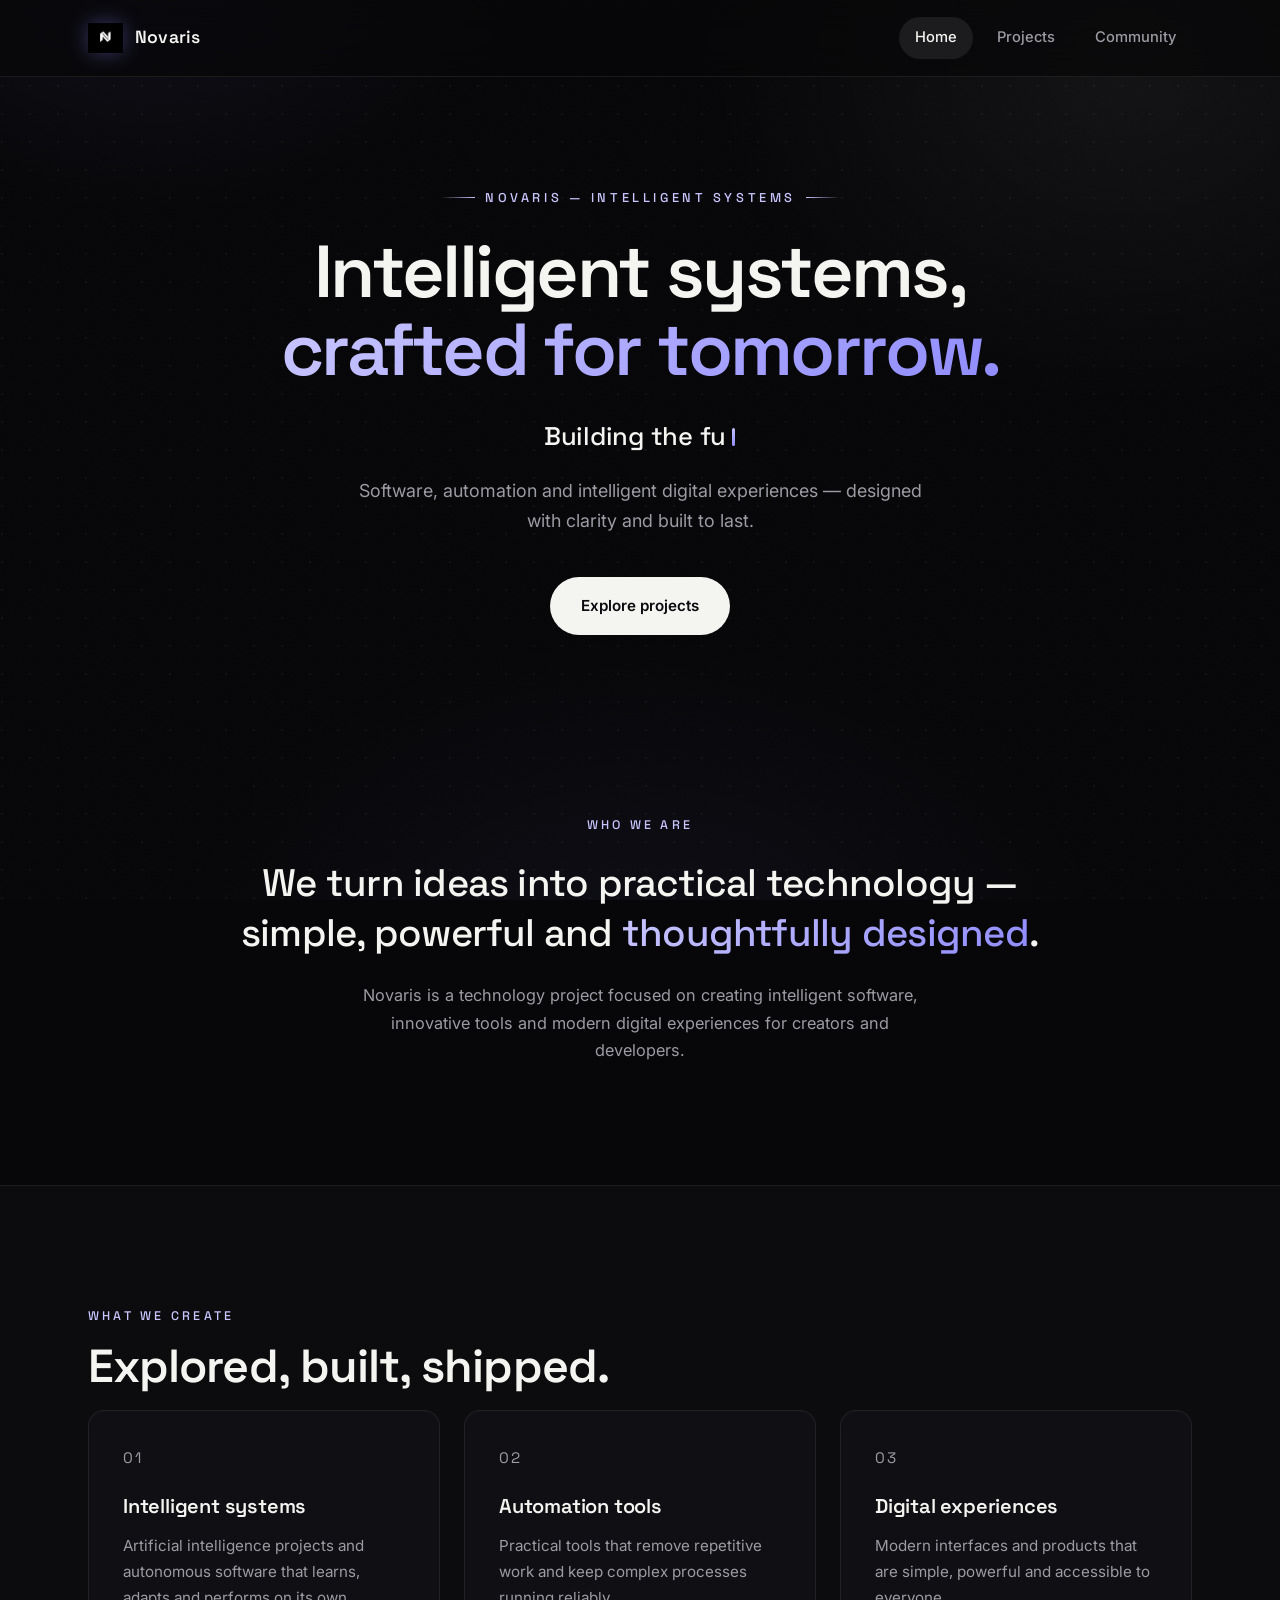
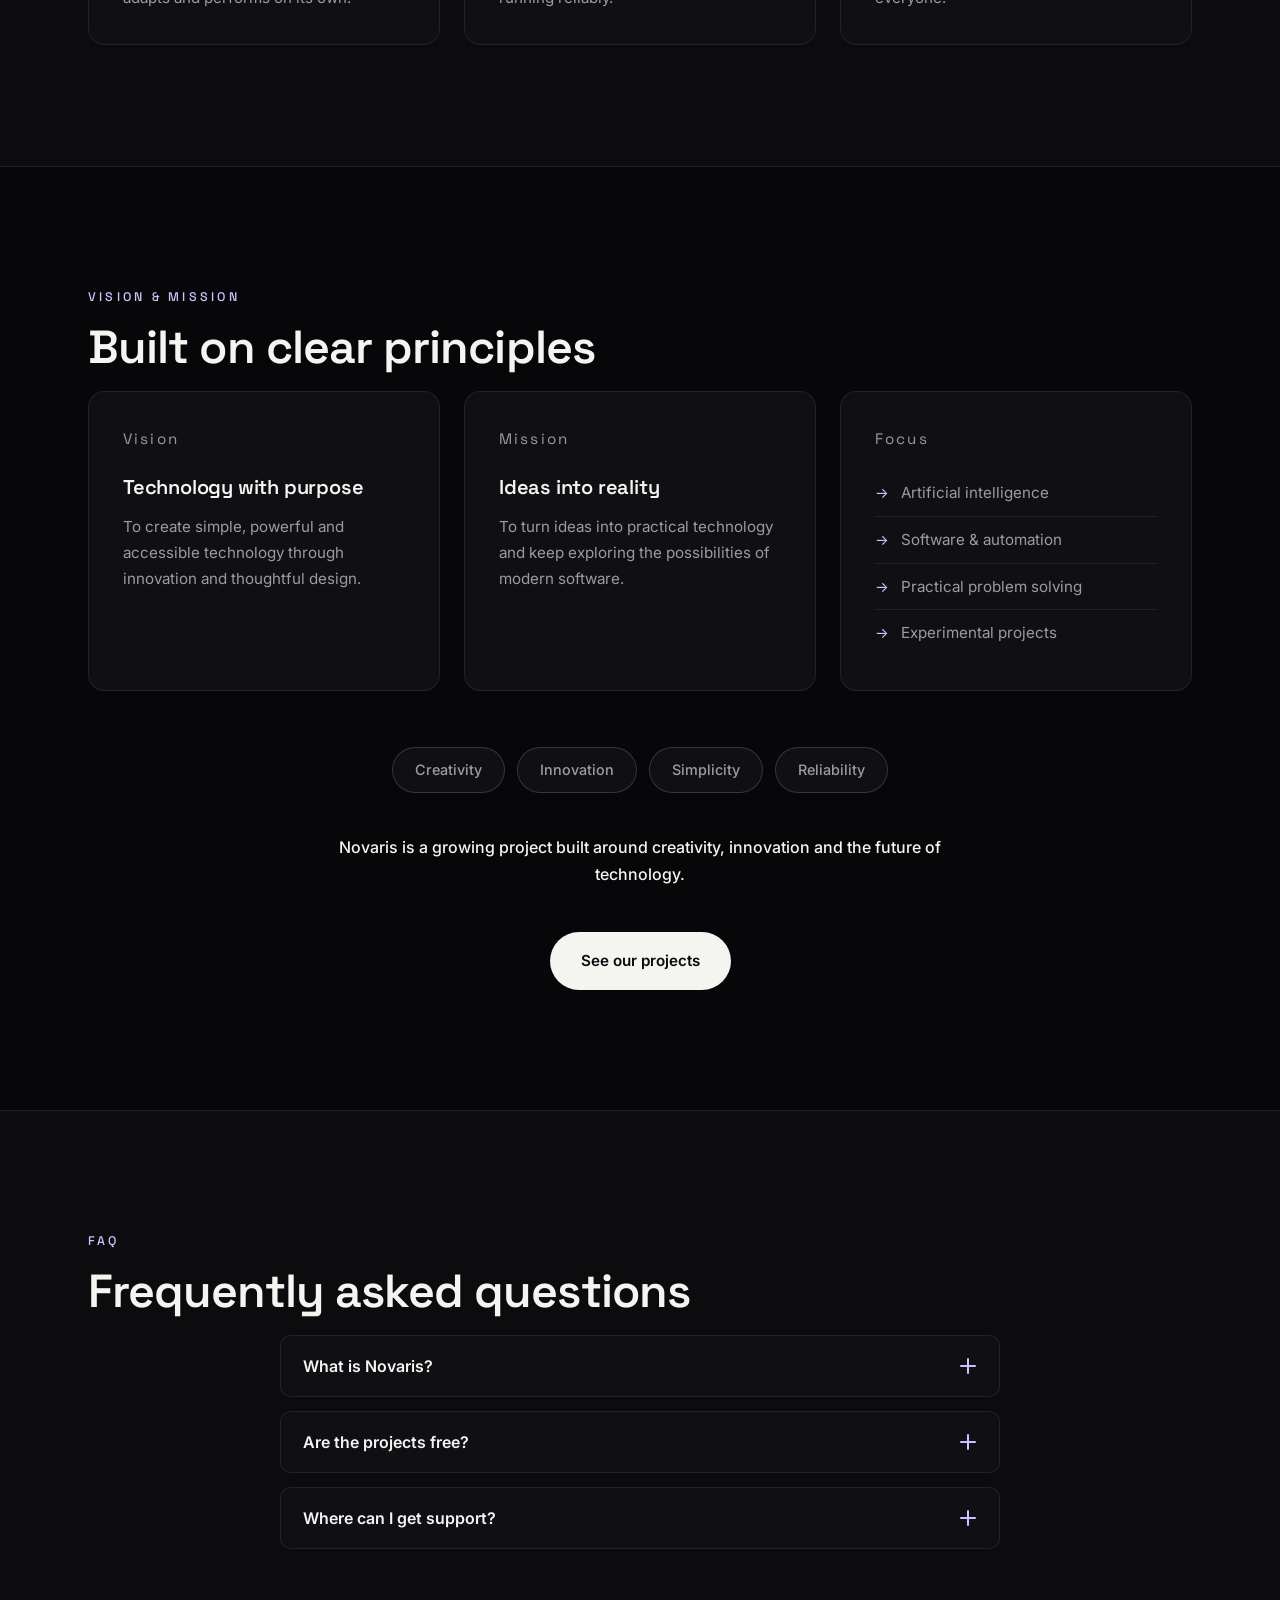
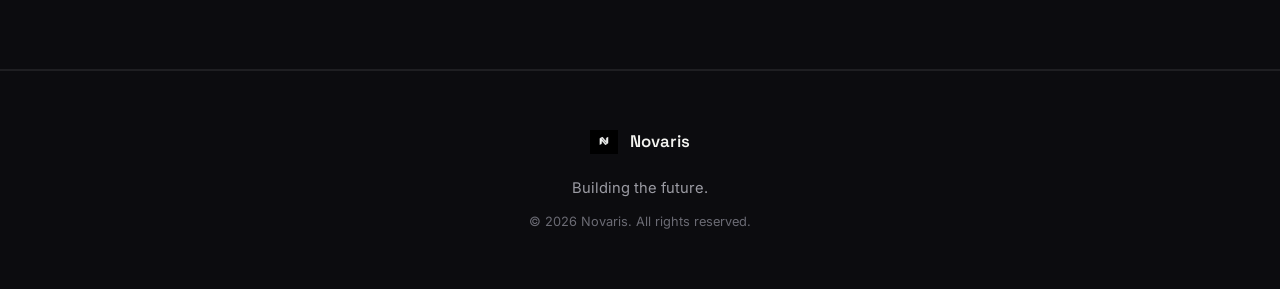
<file: index.html>
<!DOCTYPE html>
<html lang="en">
<head>
    <meta charset="UTF-8">
    <meta name="viewport" content="width=device-width, initial-scale=1.0">
    <title>Novaris — Intelligent Systems</title>
    <meta name="description" content="Novaris builds high-quality software, automation tools, and intelligent digital solutions. Building the future.">
    <link rel="icon" type="image/png" href="assets/logo.png">
    <link rel="preconnect" href="https://fonts.googleapis.com">
    <link rel="preconnect" href="https://fonts.gstatic.com" crossorigin>
    <link href="https://fonts.googleapis.com/css2?family=Inter:wght@300;400;500;600;700&family=Space+Grotesk:wght@400;500;600;700&display=swap" rel="stylesheet">
    <link rel="stylesheet" href="styles.css?v=15">
</head>
<body>

    <div class="page-bg" aria-hidden="true"></div>

    <header class="site-header">
        <nav class="nav container">
            <a href="index.html" class="nav-logo">
                <img src="assets/logo.png" alt="Novaris logo">
                <span>Novaris</span>
            </a>
            <button class="nav-toggle" aria-label="Menu" aria-expanded="false">
                <span></span>
                <span></span>
                <span></span>
            </button>
            <ul class="nav-links">
                <li><a href="index.html">Home</a></li>
                <li><a href="projects.html">Projects</a></li>
                <li><a href="community.html">Community</a></li>
            </ul>
        </nav>
    </header>

    <main>

        <!-- ============ HERO ============ -->
        <section class="hero">
            <div class="container hero-inner">
                <p class="hero-label reveal">Novaris — Intelligent Systems</p>
                <h1 class="hero-title reveal reveal-delay-1">
                    Intelligent systems, <span class="grad">crafted for tomorrow.</span>
                </h1>
                <div class="hero-type reveal reveal-delay-2">
                    <span class="hero-type-text" id="typewriter" aria-label="Animated tagline"></span><span class="type-cursor" aria-hidden="true"></span>
                </div>
                <p class="hero-tagline reveal reveal-delay-3">
                    Software, automation and intelligent digital experiences —
                    designed with clarity and built to last.
                </p>
                <div class="hero-actions reveal reveal-delay-3">
                    <a href="projects.html" class="btn btn-primary">Explore projects</a>
                </div>
            </div>
        </section>

        <!-- ============ STATEMENT ============ -->
        <section class="section statement">
            <div class="container">
                <p class="section-label reveal">Who we are</p>
                <p class="statement-text reveal reveal-delay-1">
                    We turn ideas into practical technology — simple, powerful and
                    <span class="grad">thoughtfully designed</span>.
                </p>
                <p class="statement-sub reveal reveal-delay-2">
                    Novaris is a technology project focused on creating intelligent software,
                    innovative tools and modern digital experiences for creators and developers.
                </p>
            </div>
        </section>

        <!-- ============ WHAT WE DO ============ -->
        <section class="section section-alt">
            <div class="container">
                <p class="section-label reveal">What we create</p>
                <h2 class="section-title reveal reveal-delay-1">Explored, built, shipped.</h2>
                <div class="about-grid">
                    <div class="about-block reveal reveal-delay-1">
                        <p class="about-num">01</p>
                        <h3>Intelligent systems</h3>
                        <p>
                            Artificial intelligence projects and autonomous software that
                            learns, adapts and performs on its own.
                        </p>
                    </div>
                    <div class="about-block reveal reveal-delay-2">
                        <p class="about-num">02</p>
                        <h3>Automation tools</h3>
                        <p>
                            Practical tools that remove repetitive work and keep complex
                            processes running reliably.
                        </p>
                    </div>
                    <div class="about-block reveal reveal-delay-3">
                        <p class="about-num">03</p>
                        <h3>Digital experiences</h3>
                        <p>
                            Modern interfaces and products that are simple, powerful and
                            accessible to everyone.
                        </p>
                    </div>
                </div>
            </div>
        </section>

        <!-- ============ VISION & VALUES ============ -->
        <section class="section">
            <div class="container">
                <p class="section-label reveal">Vision &amp; mission</p>
                <h2 class="section-title reveal reveal-delay-1">Built on clear principles</h2>
                <div class="about-grid">
                    <div class="about-block reveal reveal-delay-1">
                        <p class="about-num">Vision</p>
                        <h3>Technology with purpose</h3>
                        <p>
                            To create simple, powerful and accessible technology through
                            innovation and thoughtful design.
                        </p>
                    </div>
                    <div class="about-block reveal reveal-delay-2">
                        <p class="about-num">Mission</p>
                        <h3>Ideas into reality</h3>
                        <p>
                            To turn ideas into practical technology and keep exploring the
                            possibilities of modern software.
                        </p>
                    </div>
                    <div class="about-block reveal reveal-delay-3">
                        <p class="about-num">Focus</p>
                        <ul class="about-list">
                            <li>Artificial intelligence</li>
                            <li>Software &amp; automation</li>
                            <li>Practical problem solving</li>
                            <li>Experimental projects</li>
                        </ul>
                    </div>
                </div>

                <div class="values reveal">
                    <span class="value">Creativity</span>
                    <span class="value">Innovation</span>
                    <span class="value">Simplicity</span>
                    <span class="value">Reliability</span>
                </div>

                <p class="about-outro reveal">
                    Novaris is a growing project built around creativity, innovation and the
                    future of technology.
                </p>

                <div class="home-actions reveal" style="display:flex; justify-content:center; gap:14px; margin-top:44px; flex-wrap:wrap;">
                    <a href="projects.html" class="btn btn-primary">See our projects</a>
                </div>
            </div>
        </section>

        <!-- ============ FAQ ============ -->
        <section class="section section-alt">
            <div class="container">
                <p class="section-label reveal">FAQ</p>
                <h2 class="section-title reveal reveal-delay-1">Frequently asked questions</h2>
                <div class="faq-list">
                    <div class="faq-item reveal reveal-delay-1">
                        <button class="faq-q" aria-expanded="false">
                            <span>What is Novaris?</span>
                            <span class="faq-icon" aria-hidden="true"></span>
                        </button>
                        <div class="faq-a">
                            <p>
                                Novaris is a technology project focused on creating intelligent
                                software, automation tools and modern digital experiences.
                            </p>
                        </div>
                    </div>
                    <div class="faq-item reveal reveal-delay-2">
                        <button class="faq-q" aria-expanded="false">
                            <span>Are the projects free?</span>
                            <span class="faq-icon" aria-hidden="true"></span>
                        </button>
                        <div class="faq-a">
                            <p>
                                Yes. All projects published on the Projects page are free and
                                available for public download.
                            </p>
                        </div>
                    </div>
                    <div class="faq-item reveal reveal-delay-3">
                        <button class="faq-q" aria-expanded="false">
                            <span>Where can I get support?</span>
                            <span class="faq-icon" aria-hidden="true"></span>
                        </button>
                        <div class="faq-a">
                            <p>
                                Join our <a href="https://discord.gg/MXm9PwqFBa" target="_blank" rel="noopener">Discord community</a>.
                                You can ask questions, report issues and suggest ideas.
                            </p>
                        </div>
                    </div>
                </div>
            </div>
        </section>

    </main>

    <footer class="site-footer">
        <div class="container footer-inner">
            <div class="footer-brand">
                <img src="assets/logo.png" alt="Novaris logo">
                <span>Novaris</span>
            </div>
            <p class="footer-tag">Building the future.</p>
            <p class="footer-copy">© <span id="year"></span> Novaris. All rights reserved.</p>
        </div>
    </footer>

    <script src="script.js?v=17"></script>
</body>
</html>
</file>
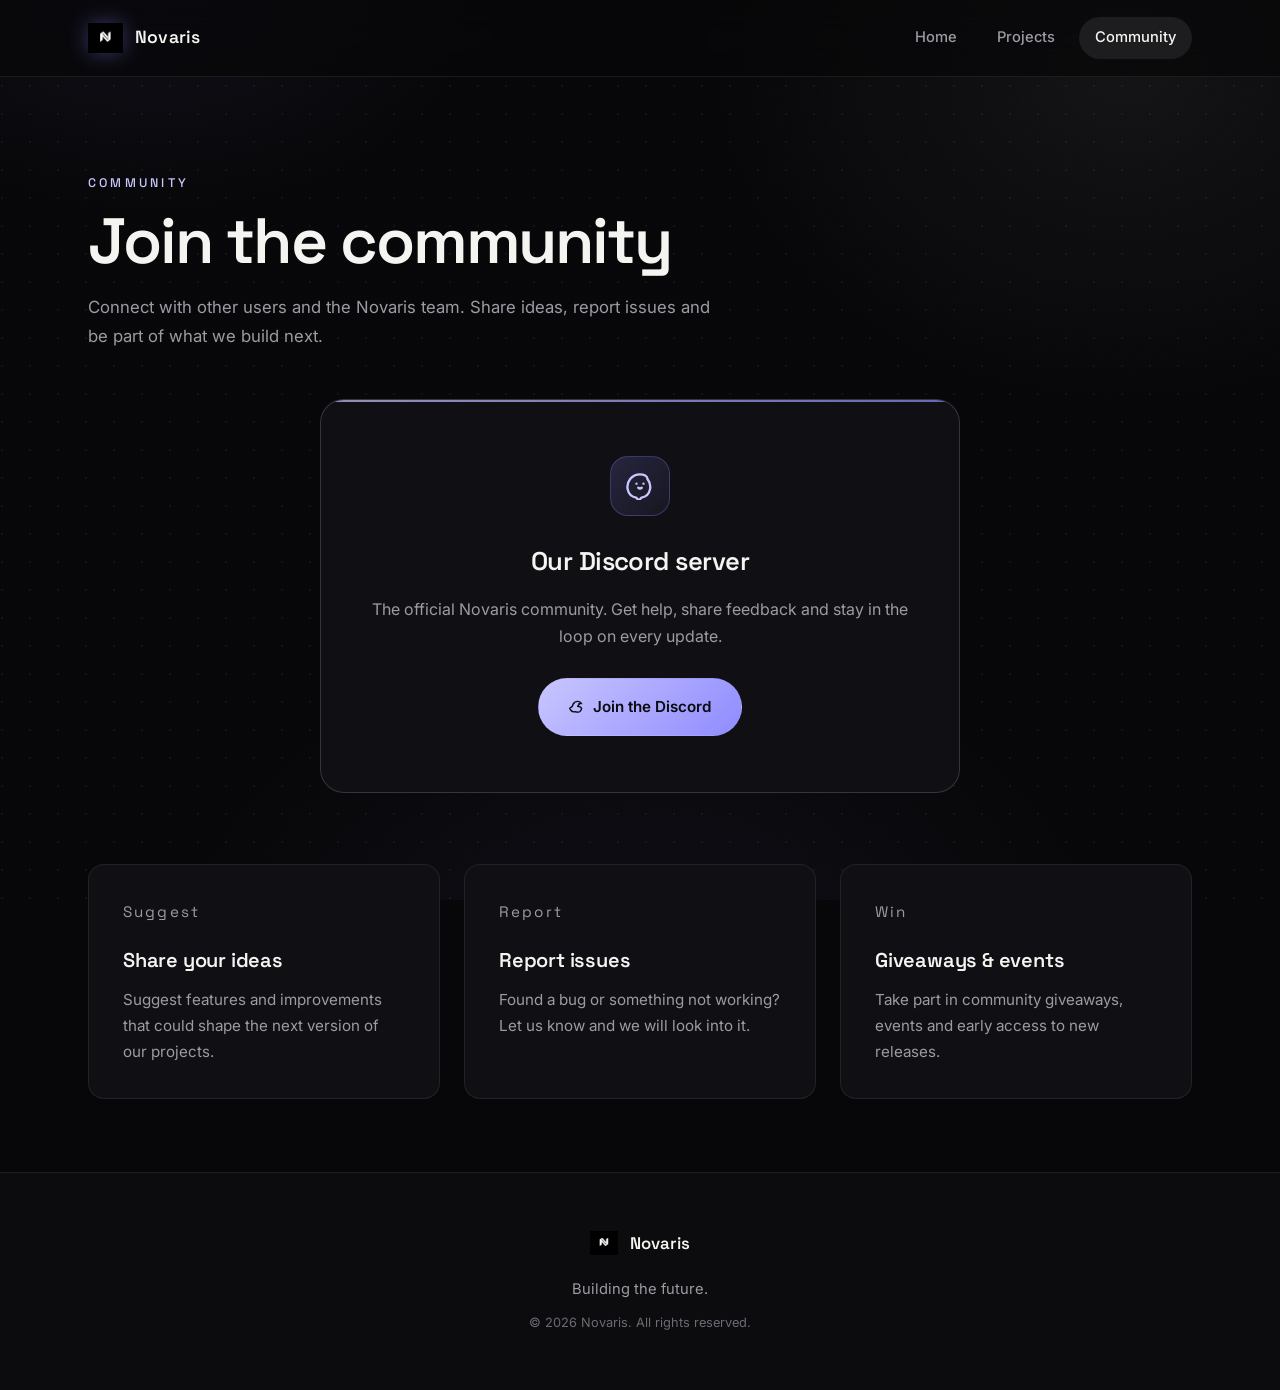
<file: community.html>
<!DOCTYPE html>
<html lang="en">
<head>
    <meta charset="UTF-8">
    <meta name="viewport" content="width=device-width, initial-scale=1.0">
    <title>Community — Novaris</title>
    <meta name="description" content="Join the Novaris community on Discord — give suggestions, report issues, join giveaways and stay up to date.">
    <link rel="icon" type="image/png" href="assets/logo.png">
    <link rel="preconnect" href="https://fonts.googleapis.com">
    <link rel="preconnect" href="https://fonts.gstatic.com" crossorigin>
    <link href="https://fonts.googleapis.com/css2?family=Inter:wght@300;400;500;600;700&family=Space+Grotesk:wght@400;500;600;700&display=swap" rel="stylesheet">
    <link rel="stylesheet" href="styles.css?v=15">
</head>
<body>

    <div class="page-bg" aria-hidden="true"></div>

    <header class="site-header">
        <nav class="nav container">
            <a href="index.html" class="nav-logo">
                <img src="assets/logo.png" alt="Novaris logo">
                <span>Novaris</span>
            </a>
            <button class="nav-toggle" aria-label="Menu" aria-expanded="false">
                <span></span>
                <span></span>
                <span></span>
            </button>
            <ul class="nav-links">
                <li><a href="index.html">Home</a></li>
                <li><a href="projects.html">Projects</a></li>
                <li><a href="community.html">Community</a></li>
            </ul>
        </nav>
    </header>

    <main>

        <section class="page-head">
            <div class="container">
                <p class="section-label reveal">Community</p>
                <h1 class="page-title reveal reveal-delay-1">Join the community</h1>
                <p class="section-intro reveal reveal-delay-2">
                    Connect with other users and the Novaris team. Share ideas, report issues
                    and be part of what we build next.
                </p>
            </div>
        </section>

        <section class="section section-tight" style="padding-top:0;">
            <div class="container">

                <div class="community-cta reveal">
                    <div class="community-cta-icon" aria-hidden="true">
                        <svg viewBox="0 0 24 24" fill="none" stroke="currentColor" stroke-width="2" stroke-linecap="round" stroke-linejoin="round"><path d="M12 2C8.7 2 5.6 3.5 3.6 6c-2 2.5-2.8 5.6-2.2 8.7.7 3.7 3.6 6.6 7.3 7.3l1.4 1.4c.5.5 1.3.5 1.8 0l1.4-1.4c3.7-.7 6.6-3.6 7.3-7.3.6-3.1-.2-6.2-2.2-8.7C18.4 3.5 15.3 2 12 2z"/><path d="M9 10h.01"/><path d="M15 10h.01"/><path d="M10.5 13.5c1 .8 2 .8 3 0"/></svg>
                    </div>
                    <h2 class="community-cta-title">Our Discord server</h2>
                    <p class="community-cta-text">
                        The official Novaris community. Get help, share feedback and stay
                        in the loop on every update.
                    </p>
                    <a href="https://discord.gg/MXm9PwqFBa" class="btn btn-accent" target="_blank" rel="noopener">
                        <svg viewBox="0 0 24 24" fill="none" stroke="currentColor" stroke-width="2" stroke-linecap="round" stroke-linejoin="round" style="width:16px;height:16px;"><path d="M9 19c-5 1.5-7-2.5-8-5 0 0 3-2 4-3 0 0 1-6 6-7 2-1 6 0 7 2-3 1-4 3-5 5 2 0 5 1 6 3-1 5-4 7-10 5z"/><path d="M15 7h.01"/><path d="M19 7h.01"/></svg>
                        Join the Discord
                    </a>
                </div>

                <div class="about-grid community-perks">
                    <div class="about-block reveal reveal-delay-1">
                        <p class="about-num">Suggest</p>
                        <h3>Share your ideas</h3>
                        <p>
                            Suggest features and improvements that could shape the next
                            version of our projects.
                        </p>
                    </div>
                    <div class="about-block reveal reveal-delay-2">
                        <p class="about-num">Report</p>
                        <h3>Report issues</h3>
                        <p>
                            Found a bug or something not working? Let us know and we will
                            look into it.
                        </p>
                    </div>
                    <div class="about-block reveal reveal-delay-3">
                        <p class="about-num">Win</p>
                        <h3>Giveaways &amp; events</h3>
                        <p>
                            Take part in community giveaways, events and early access to
                            new releases.
                        </p>
                    </div>
                </div>

            </div>
        </section>

    </main>

    <footer class="site-footer">
        <div class="container footer-inner">
            <div class="footer-brand">
                <img src="assets/logo.png" alt="Novaris logo">
                <span>Novaris</span>
            </div>
            <p class="footer-tag">Building the future.</p>
            <p class="footer-copy">© <span id="year"></span> Novaris. All rights reserved.</p>
        </div>
    </footer>

    <script src="script.js?v=16"></script>
</body>
</html>
</file>
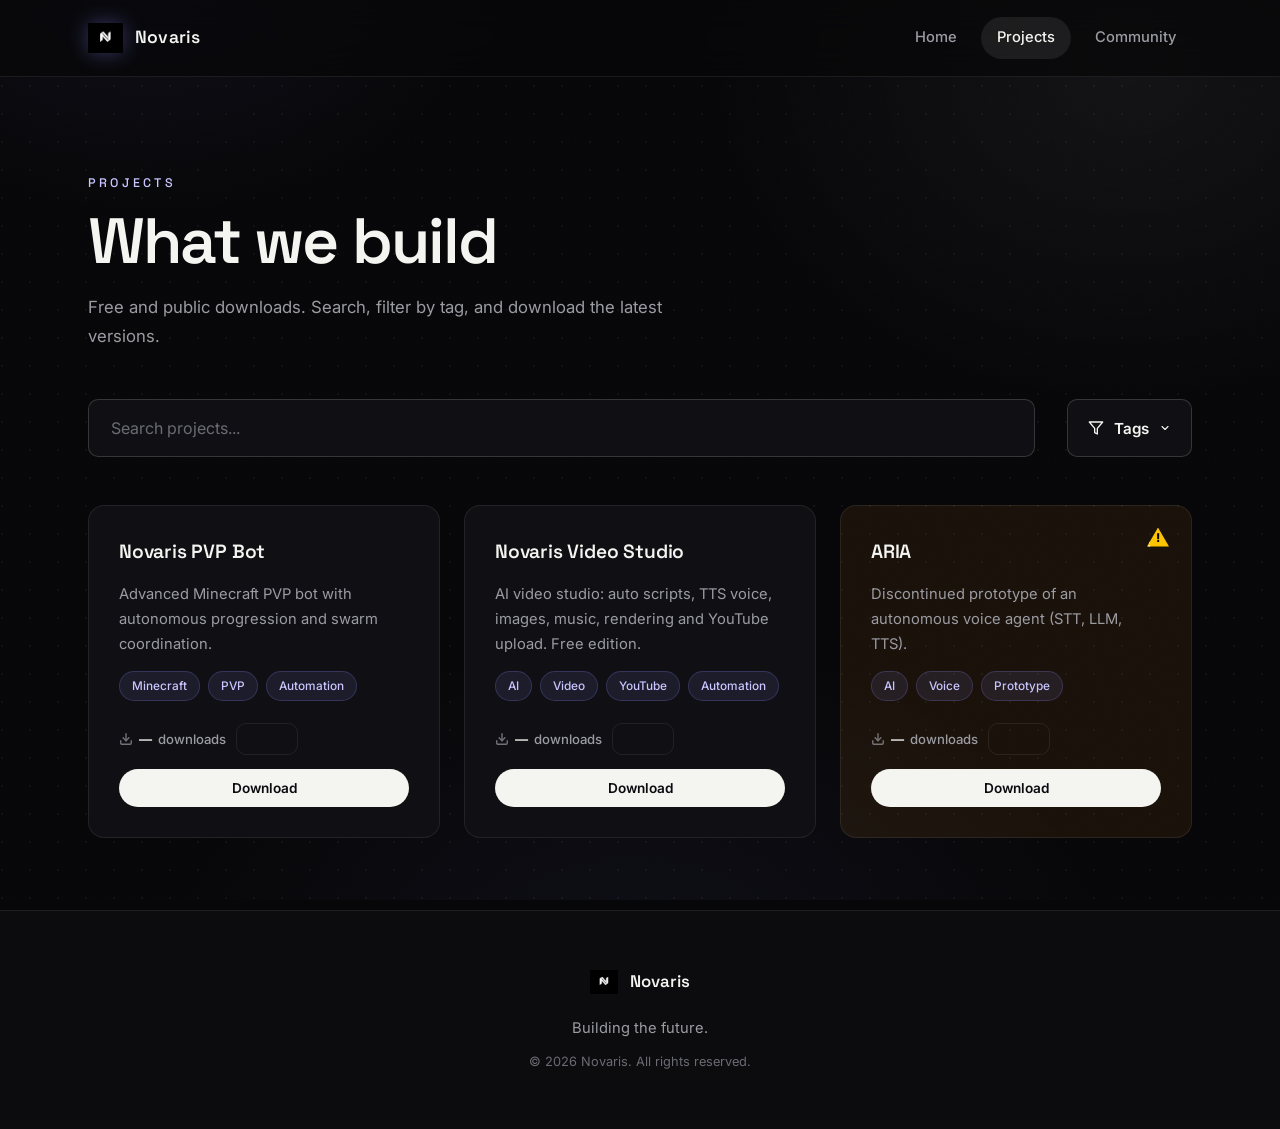
<file: projects.html>
<!DOCTYPE html>
<html lang="en">
<head>
    <meta charset="UTF-8">
    <meta name="viewport" content="width=device-width, initial-scale=1.0">
    <title>Projects — Novaris</title>
    <meta name="description" content="Projects by Novaris — software, automation tools, and intelligent digital solutions. Free public downloads.">
    <link rel="icon" type="image/png" href="assets/logo.png">
    <link rel="preconnect" href="https://fonts.googleapis.com">
    <link rel="preconnect" href="https://fonts.gstatic.com" crossorigin>
    <link href="https://fonts.googleapis.com/css2?family=Inter:wght@300;400;500;600;700&family=Space+Grotesk:wght@400;500;600;700&display=swap" rel="stylesheet">
    <link rel="stylesheet" href="styles.css?v=15">
</head>
<body>

    <div class="page-bg" aria-hidden="true"></div>

    <header class="site-header">
        <nav class="nav container">
            <a href="index.html" class="nav-logo">
                <img src="assets/logo.png" alt="Novaris logo">
                <span>Novaris</span>
            </a>
            <button class="nav-toggle" aria-label="Menu" aria-expanded="false">
                <span></span>
                <span></span>
                <span></span>
            </button>
            <ul class="nav-links">
                <li><a href="index.html">Home</a></li>
                <li><a href="projects.html">Projects</a></li>
                <li><a href="community.html">Community</a></li>
            </ul>
        </nav>
    </header>

    <main>

        <section class="page-head">
            <div class="container">
                <p class="section-label reveal">Projects</p>
                <h1 class="page-title reveal reveal-delay-1">What we build</h1>
                <p class="section-intro reveal reveal-delay-2">
                    Free and public downloads. Search, filter by tag, and download
                    the latest versions.
                </p>
            </div>
        </section>

        <section class="section section-tight" style="padding-top:0;">
            <div class="container">

                <div class="filters reveal">
                    <input type="text" id="search" class="search-input" placeholder="Search projects..." autocomplete="off">
                    <div class="tags-filter" id="tags-filter">
                        <button class="tags-btn" id="tags-btn" aria-haspopup="true" aria-expanded="false">
                            <svg viewBox="0 0 24 24" fill="none" stroke="currentColor" stroke-width="2" stroke-linecap="round" stroke-linejoin="round"><polygon points="22 3 2 3 10 12.46 10 19 14 21 14 12.46 22 3"/></svg>
                            <span>Tags</span>
                            <span class="tags-count" id="tags-count" hidden>0</span>
                            <svg class="tags-chev" viewBox="0 0 24 24" fill="none" stroke="currentColor" stroke-width="2.2" stroke-linecap="round" stroke-linejoin="round"><polyline points="6 9 12 15 18 9"/></svg>
                        </button>
                        <div class="tags-menu" id="tags-menu" hidden>
                            <div id="tags-options"></div>
                        </div>
                    </div>
                </div>

                <div class="projects-grid" id="projects-grid">
                    <p class="empty-state" id="empty-state" hidden>No projects match your search.</p>
                </div>

            </div>
        </section>

    </main>

    <footer class="site-footer">
        <div class="container footer-inner">
            <div class="footer-brand">
                <img src="assets/logo.png" alt="Novaris logo">
                <span>Novaris</span>
            </div>
            <p class="footer-tag">Building the future.</p>
            <p class="footer-copy">© <span id="year"></span> Novaris. All rights reserved.</p>
        </div>
    </footer>

    <!-- ============ DOWNLOAD MODAL ============ -->
    <div class="modal-overlay" id="modal-overlay" hidden>
        <div class="modal" role="dialog" aria-modal="true" aria-labelledby="modal-title">
            <span class="modal-accent" aria-hidden="true"></span>
            <button class="modal-close" id="modal-close" aria-label="Close">×</button>
            <div class="modal-head">
                <div class="modal-icon" aria-hidden="true">
                    <svg viewBox="0 0 24 24" fill="none" stroke="currentColor" stroke-width="2" stroke-linecap="round" stroke-linejoin="round"><path d="M21 15v4a2 2 0 0 1-2 2H5a2 2 0 0 1-2-2v-4"/><polyline points="7 10 12 15 17 10"/><line x1="12" y1="15" x2="12" y2="3"/></svg>
                </div>
                <div>
                    <p class="modal-kicker">Novaris Project</p>
                    <h3 class="modal-title" id="modal-title"></h3>
                </div>
            </div>
            <p class="modal-desc" id="modal-desc"></p>
            <p class="modal-section-label">Versions</p>
            <div class="modal-versions" id="modal-versions"></div>
        </div>
    </div>

    <script src="script.js?v=17"></script>
</body>
</html>
</file>
<file: styles.css>
/* ============================================================
   NOVARIS — Design System
   Premium dark agency aesthetic
   ============================================================ */

:root {
    --bg: #070709;
    --bg-elev: #0c0c0f;
    --surface: #101014;
    --surface-2: #14141a;
    --line: rgba(255, 255, 255, 0.08);
    --line-strong: rgba(255, 255, 255, 0.16);
    --text: #f4f4f1;
    --text-muted: #9b9ba3;
    --text-faint: #6b6b74;
    --accent: #c9c6ff;
    --accent-2: #8f8bff;
    --accent-glow: rgba(140, 135, 255, 0.35);
    --grad: linear-gradient(135deg, var(--accent), var(--accent-2));
    --radius: 16px;
    --radius-sm: 10px;
    --max-width: 1160px;
    --font-body: 'Inter', -apple-system, BlinkMacSystemFont, 'Segoe UI', Roboto, sans-serif;
    --font-display: 'Space Grotesk', var(--font-body);
    --nav-h: 76px;
    --shadow: 0 20px 60px rgba(0, 0, 0, 0.55);
}

* {
    margin: 0;
    padding: 0;
    box-sizing: border-box;
}

html {
    scroll-behavior: smooth;
    scroll-padding-top: calc(var(--nav-h) + 16px);
}

body {
    font-family: var(--font-body);
    color: var(--text);
    background: var(--bg);
    line-height: 1.7;
    -webkit-font-smoothing: antialiased;
    overflow-x: hidden;
}

body.no-scroll {
    overflow: hidden;
}

::selection {
    background: var(--accent-2);
    color: #0a0a0f;
}

[hidden] {
    display: none !important;
}

.container {
    max-width: var(--max-width);
    margin: 0 auto;
    padding: 0 28px;
}

/* ============================================================
   BACKGROUND ORBS + GRAIN
   ============================================================ */

.page-bg {
    position: fixed;
    inset: 0;
    z-index: -1;
    pointer-events: none;
    background:
        radial-gradient(600px 480px at 12% -8%, rgba(140, 135, 255, 0.08), transparent 60%),
        radial-gradient(700px 560px at 88% 8%, rgba(255, 255, 255, 0.05), transparent 60%),
        radial-gradient(800px 600px at 50% 110%, rgba(140, 135, 255, 0.06), transparent 60%);
}

.page-bg::after {
    content: "";
    position: absolute;
    inset: 0;
    opacity: 0.025;
    background-image: url("data:image/svg+xml,%3Csvg xmlns='http://www.w3.org/2000/svg' width='160' height='160'%3E%3Cfilter id='n'%3E%3CfeTurbulence type='fractalNoise' baseFrequency='0.85' numOctaves='2'/%3E%3C/filter%3E%3Crect width='160' height='160' filter='url(%23n)' opacity='0.6'/%3E%3C/svg%3E");
}

.page-bg::before {
    content: "";
    position: absolute;
    inset: 0;
    opacity: 0.055;
    background-image: url("data:image/svg+xml,%3Csvg xmlns='http://www.w3.org/2000/svg' width='28' height='28'%3E%3Ccircle cx='2' cy='2' r='1.1' fill='%23ffffff'/%3E%3C/svg%3E");
}

/* ============================================================
   NAVIGATION
   ============================================================ */

.site-header {
    position: sticky;
    top: 0;
    z-index: 100;
    background: rgba(7, 7, 9, 0.72);
    backdrop-filter: blur(18px) saturate(1.4);
    -webkit-backdrop-filter: blur(18px) saturate(1.4);
    border-bottom: 1px solid var(--line);
}

.nav {
    display: flex;
    align-items: center;
    justify-content: space-between;
    height: var(--nav-h);
    gap: 24px;
}

.nav-logo {
    display: flex;
    align-items: center;
    gap: 12px;
    text-decoration: none;
    color: var(--text);
    font-weight: 600;
    letter-spacing: 0.01em;
    font-family: var(--font-display);
    font-size: 1.1rem;
}

.nav-logo img {
    height: 30px;
    width: auto;
    filter: drop-shadow(0 0 10px var(--accent-glow));
}

.nav-links {
    display: flex;
    list-style: none;
    align-items: center;
    gap: 8px;
}

.nav-links a {
    display: inline-block;
    text-decoration: none;
    color: var(--text-muted);
    font-size: 0.92rem;
    font-weight: 500;
    padding: 8px 16px;
    border-radius: 999px;
    transition: color 0.2s ease, background 0.2s ease;
}

.nav-links a:hover {
    color: var(--text);
    background: rgba(255, 255, 255, 0.06);
}

.nav-links a.active {
    color: var(--text);
    background: rgba(255, 255, 255, 0.08);
}

.nav-toggle {
    display: none;
    flex-direction: column;
    gap: 5px;
    background: none;
    border: none;
    cursor: pointer;
    padding: 8px;
}

.nav-toggle span {
    display: block;
    width: 22px;
    height: 2px;
    background: var(--text);
    border-radius: 2px;
    transition: transform 0.3s ease, opacity 0.3s ease;
}

.nav-toggle.active span:nth-child(1) {
    transform: translateY(7px) rotate(45deg);
}

.nav-toggle.active span:nth-child(2) {
    opacity: 0;
}

.nav-toggle.active span:nth-child(3) {
    transform: translateY(-7px) rotate(-45deg);
}

/* ============================================================
   HERO
   ============================================================ */

.hero {
    position: relative;
    padding: 110px 0 60px;
}

.hero-inner {
    max-width: 900px;
    margin: 0 auto;
    text-align: center;
    display: flex;
    flex-direction: column;
    align-items: center;
}

.hero-label {
    display: inline-flex;
    align-items: center;
    gap: 10px;
    font-family: var(--font-display);
    font-size: 0.8rem;
    font-weight: 500;
    letter-spacing: 0.28em;
    text-transform: uppercase;
    color: var(--accent);
    margin-bottom: 24px;
}

.hero-label::before {
    content: "";
    width: 34px;
    height: 1px;
    background: linear-gradient(90deg, transparent, var(--accent));
}

.hero-label::after {
    content: "";
    width: 34px;
    height: 1px;
    background: linear-gradient(90deg, var(--accent), transparent);
}

.hero-title {
    font-family: var(--font-display);
    font-size: clamp(2.4rem, 6.5vw, 4.6rem);
    font-weight: 600;
    letter-spacing: -0.035em;
    line-height: 1.06;
    margin-bottom: 26px;
    max-width: 18ch;
}

.hero-title .grad {
    background: var(--grad);
    -webkit-background-clip: text;
    background-clip: text;
    -webkit-text-fill-color: transparent;
    color: transparent;
}

.hero-type {
    display: flex;
    align-items: center;
    justify-content: center;
    min-height: 2.4em;
    margin-bottom: 18px;
}

.hero-type-text {
    font-family: var(--font-display);
    font-size: clamp(1.15rem, 2.6vw, 1.6rem);
    font-weight: 500;
    letter-spacing: -0.01em;
    color: var(--text);
    white-space: pre-wrap;
}

.type-cursor {
    display: inline-block;
    width: 3px;
    height: 1.15em;
    margin-left: 6px;
    background: var(--grad);
    border-radius: 2px;
    animation: blink 1s step-end infinite;
}

@keyframes blink {
    0%, 100% { opacity: 1; }
    50% { opacity: 0; }
}

.hero-tagline {
    font-size: 1.12rem;
    color: var(--text-muted);
    max-width: 52ch;
    margin-bottom: 40px;
}

.hero-actions {
    display: flex;
    gap: 14px;
    flex-wrap: wrap;
    justify-content: center;
}

/* ============================================================
   BUTTONS
   ============================================================ */

.btn {
    display: inline-flex;
    align-items: center;
    justify-content: center;
    gap: 8px;
    padding: 15px 30px;
    font-family: var(--font-body);
    font-size: 0.95rem;
    font-weight: 600;
    text-decoration: none;
    border: 1px solid transparent;
    border-radius: 999px;
    cursor: pointer;
    transition: all 0.25s ease;
    white-space: nowrap;
}

.btn-primary {
    background: var(--text);
    color: #0a0a0f;
}

.btn-primary:hover {
    background: #fff;
    box-shadow: 0 0 30px var(--accent-glow);
    transform: translateY(-2px);
}

.btn-accent {
    background: var(--grad);
    color: #0a0a0f;
}

.btn-accent:hover {
    box-shadow: 0 0 34px var(--accent-glow);
    transform: translateY(-2px);
}

.btn-outline {
    background: transparent;
    color: var(--text);
    border-color: var(--line-strong);
}

.btn-outline:hover {
    border-color: var(--accent);
    color: var(--accent);
    transform: translateY(-2px);
}

.btn-sm {
    padding: 10px 20px;
    font-size: 0.85rem;
}

/* ============================================================
   SECTIONS
   ============================================================ */

.section {
    padding: 120px 0;
}

.section-tight {
    padding: 72px 0;
}

.section-alt {
    background: var(--bg-elev);
    border-top: 1px solid var(--line);
    border-bottom: 1px solid var(--line);
}

.section-label {
    font-family: var(--font-display);
    font-size: 0.78rem;
    font-weight: 500;
    text-transform: uppercase;
    letter-spacing: 0.26em;
    color: var(--accent);
    margin-bottom: 14px;
}

.section-title {
    font-family: var(--font-display);
    font-size: clamp(1.9rem, 4vw, 2.9rem);
    font-weight: 600;
    letter-spacing: -0.02em;
    line-height: 1.1;
    margin-bottom: 18px;
}

.section-intro {
    max-width: 640px;
    color: var(--text-muted);
    font-size: 1.05rem;
    margin-bottom: 56px;
}

/* Page headers (inner pages) */
.page-head {
    padding: 96px 0 48px;
}

.page-title {
    font-family: var(--font-display);
    font-size: clamp(2.4rem, 6vw, 4rem);
    font-weight: 600;
    letter-spacing: -0.03em;
    line-height: 1.05;
    margin-bottom: 18px;
}

.page-head .section-intro {
    margin-bottom: 0;
}

/* ============================================================
   HOME: STATEMENT + ABOUT
   ============================================================ */

.statement {
    max-width: 900px;
    margin: 0 auto;
    text-align: center;
}

.statement .section-label {
    margin-bottom: 22px;
}

.statement-text {
    font-family: var(--font-display);
    font-size: clamp(1.5rem, 3.4vw, 2.4rem);
    font-weight: 500;
    letter-spacing: -0.02em;
    line-height: 1.3;
    color: var(--text);
}

.statement-text .grad {
    background: var(--grad);
    -webkit-background-clip: text;
    background-clip: text;
    -webkit-text-fill-color: transparent;
    color: transparent;
}

.statement-sub {
    margin-top: 24px;
    color: var(--text-muted);
    max-width: 560px;
    margin-left: auto;
    margin-right: auto;
    font-size: 1.02rem;
}

/* About grid on home */
.about-grid {
    display: grid;
    grid-template-columns: repeat(3, 1fr);
    gap: 24px;
}

.about-block {
    background: var(--surface);
    border: 1px solid var(--line);
    border-radius: var(--radius);
    padding: 34px;
    position: relative;
    overflow: hidden;
    transition: border-color 0.25s ease, transform 0.25s ease;
}

.about-block::before {
    content: "";
    position: absolute;
    top: 0;
    left: 0;
    right: 0;
    height: 1px;
    background: var(--grad);
    opacity: 0;
    transition: opacity 0.3s ease;
}

.about-block:hover {
    border-color: var(--line-strong);
    transform: translateY(-4px);
}

.about-block:hover::before {
    opacity: 1;
}

.about-num {
    font-family: var(--font-display);
    font-size: 0.8rem;
    color: var(--accent);
    letter-spacing: 0.14em;
    margin-bottom: 18px;
}

.about-block h3 {
    font-family: var(--font-display);
    font-size: 1.25rem;
    font-weight: 600;
    letter-spacing: -0.01em;
    margin-bottom: 10px;
}

.about-block p {
    color: var(--text-muted);
    font-size: 0.95rem;
}

.about-list {
    list-style: none;
    color: var(--text-muted);
    font-size: 0.95rem;
}

.about-list li {
    padding: 10px 0;
    border-bottom: 1px solid var(--line);
}

.about-list li:last-child {
    border-bottom: none;
}

.about-list li::before {
    content: "→";
    color: var(--accent);
    margin-right: 12px;
    font-size: 0.9rem;
}

.about-outro {
    margin-top: 40px;
    font-weight: 500;
    color: var(--text);
    max-width: 640px;
    margin-left: auto;
    margin-right: auto;
    text-align: center;
}

/* ============================================================
   VALUES PILLS
   ============================================================ */

.values {
    display: flex;
    flex-wrap: wrap;
    justify-content: center;
    gap: 12px;
    margin-top: 56px;
}

.value {
    border: 1px solid var(--line-strong);
    background: var(--surface);
    border-radius: 999px;
    padding: 10px 22px;
    font-weight: 500;
    font-size: 0.9rem;
    color: var(--text-muted);
    transition: all 0.2s ease;
}

.value:hover {
    color: var(--accent);
    border-color: var(--accent);
    box-shadow: 0 0 20px var(--accent-glow);
}

/* ============================================================
   PROJECTS: FILTERS
   ============================================================ */

.filters {
    margin-bottom: 48px;
    display: flex;
    align-items: flex-end;
    justify-content: space-between;
    gap: 32px;
    flex-wrap: wrap;
}

.search-input {
    flex: 1 1 420px;
    min-width: 300px;
    height: 58px;
    font-family: var(--font-body);
    font-size: 1rem;
    padding: 0 22px;
    border: 1px solid var(--line-strong);
    border-radius: var(--radius-sm);
    background: var(--surface);
    color: var(--text);
    transition: border-color 0.2s ease, box-shadow 0.2s ease;
}

.search-input::placeholder {
    color: var(--text-faint);
}

.search-input:focus {
    outline: none;
    border-color: var(--accent);
    box-shadow: 0 0 0 3px var(--accent-glow);
}

/* ============================================================
   PROJECTS: TAG FILTER DROPDOWN
   ============================================================ */

.tags-filter {
    position: relative;
    flex-shrink: 0;
}

.tags-btn {
    display: inline-flex;
    align-items: center;
    gap: 10px;
    height: 100%;
    min-height: 58px;
    font-family: var(--font-body);
    font-size: 0.95rem;
    font-weight: 600;
    padding: 0 20px;
    background: var(--surface);
    color: var(--text);
    border: 1px solid var(--line-strong);
    border-radius: var(--radius-sm);
    cursor: pointer;
    transition: border-color 0.2s ease, box-shadow 0.2s ease, background 0.2s ease;
}

.tags-btn:hover {
    border-color: var(--accent);
}

.tags-btn.active {
    border-color: var(--accent);
    box-shadow: 0 0 0 3px var(--accent-glow);
}

.tags-btn svg {
    width: 16px;
    height: 16px;
    flex-shrink: 0;
}

.tags-btn .tags-chev {
    width: 12px;
    height: 12px;
    transition: transform 0.25s ease;
}

.tags-btn.active .tags-chev {
    transform: rotate(180deg);
}

.tags-count {
    font-size: 0.78rem;
    font-weight: 700;
    min-width: 20px;
    height: 20px;
    padding: 0 6px;
    border-radius: 999px;
    background: var(--grad);
    color: #0a0a0f;
    display: inline-flex;
    align-items: center;
    justify-content: center;
}

.tags-menu {
    position: absolute;
    top: calc(100% + 10px);
    right: 0;
    min-width: 240px;
    background: var(--surface-2);
    border: 1px solid var(--line-strong);
    border-radius: 14px;
    padding: 8px;
    box-shadow: var(--shadow);
    z-index: 50;
    opacity: 0;
    transform: translateY(-8px) scale(0.98);
    transform-origin: top right;
    pointer-events: none;
    transition: opacity 0.22s ease, transform 0.22s cubic-bezier(0.22, 1, 0.36, 1);
}

.tags-menu.open {
    opacity: 1;
    transform: translateY(0) scale(1);
    pointer-events: auto;
}

.tag-option {
    display: flex;
    align-items: center;
    justify-content: space-between;
    gap: 12px;
    width: 100%;
    padding: 11px 14px;
    background: none;
    border: none;
    border-radius: 10px;
    font-family: var(--font-body);
    font-size: 0.92rem;
    font-weight: 500;
    color: var(--text-muted);
    cursor: pointer;
    text-align: left;
    transition: background 0.15s ease, color 0.15s ease;
}

.tag-option:hover {
    background: rgba(255, 255, 255, 0.06);
    color: var(--text);
}

.tag-option.active {
    color: var(--accent);
}

.tag-option .tag-check {
    width: 18px;
    height: 18px;
    flex-shrink: 0;
    border-radius: 6px;
    border: 1px solid var(--line-strong);
    display: inline-flex;
    align-items: center;
    justify-content: center;
    transition: all 0.15s ease;
}

.tag-option .tag-check svg {
    width: 11px;
    height: 11px;
    opacity: 0;
    transition: opacity 0.15s ease;
}

.tag-option.active .tag-check {
    background: var(--grad);
    border-color: transparent;
}

.tag-option.active .tag-check svg {
    opacity: 1;
}

/* ============================================================
   PROJECT CARD
   ============================================================ */

.projects-grid {
    display: grid;
    grid-template-columns: repeat(3, 1fr);
    gap: 24px;
}

.empty-state {
    grid-column: 1 / -1;
    text-align: center;
    color: var(--text-muted);
    padding: 70px 0;
    font-size: 1.02rem;
}

.project-card {
    background: var(--surface);
    border: 1px solid var(--line);
    border-radius: var(--radius);
    padding: 30px;
    display: flex;
    flex-direction: column;
    gap: 14px;
    position: relative;
    overflow: hidden;
    transition: border-color 0.25s ease, transform 0.25s ease, box-shadow 0.25s ease;
}

.project-card::after {
    content: "";
    position: absolute;
    top: 0;
    left: 0;
    right: 0;
    height: 1px;
    background: var(--grad);
    opacity: 0;
    transition: opacity 0.3s ease;
}

.project-card:hover {
    border-color: var(--line-strong);
    transform: translateY(-4px);
    box-shadow: var(--shadow);
}

.project-card:hover::after {
    opacity: 1;
}

.project-card.project-discontinued {
    background: rgba(255, 150, 30, 0.08);
}

.card-warning {
    position: absolute;
    top: 22px;
    right: 22px;
    width: 22px;
    height: 19px;
    background: #ffc400;
    clip-path: polygon(50% 0, 0 100%, 100% 100%);
    cursor: help;
}

.card-warning::after {
    content: "!";
    position: absolute;
    left: 50%;
    top: 4px;
    transform: translateX(-50%);
    font-size: 12px;
    font-weight: 800;
    color: #000;
    line-height: 1;
}

.project-title {
    font-family: var(--font-display);
    font-size: 1.2rem;
    font-weight: 600;
    letter-spacing: -0.01em;
}

.project-desc {
    color: var(--text-muted);
    font-size: 0.92rem;
    flex: 1;
}

.project-downloads {
    display: flex;
    align-items: center;
    gap: 6px;
    color: var(--text-muted);
    font-size: 0.82rem;
    font-weight: 500;
}

.project-downloads svg {
    width: 14px;
    height: 14px;
    flex-shrink: 0;
    opacity: 0.7;
}

.downloads-count {
    color: var(--text);
    font-weight: 600;
}

.project-downloads-row {
    display: flex;
    align-items: center;
    gap: 10px;
    margin-top: 8px;
}

.refresh-count {
    display: inline-flex;
    align-items: center;
    justify-content: center;
    width: 28px;
    height: 28px;
    border-radius: var(--radius-sm, 6px);
    background: transparent;
    border: 1px solid var(--line);
    color: var(--text-muted);
    cursor: pointer;
    transition: all 0.2s ease;
    flex-shrink: 0;
}

.refresh-count:hover {
    background: var(--surface-hover);
    color: var(--text);
    border-color: var(--line-strong);
}

.refresh-count:focus-visible {
    outline: 2px solid var(--accent);
    outline-offset: 2px;
}

.refresh-count svg {
    width: 16px;
    height: 16px;
    transition: transform 0.3s ease;
}

.refresh-count.spinning svg {
    animation: spin 1s linear infinite;
}

@keyframes spin {
    from { transform: rotate(0deg); }
    to { transform: rotate(360deg); }
}

.project-tags {
    display: flex;
    flex-wrap: wrap;
    gap: 8px;
}

.project-tag {
    font-size: 0.74rem;
    font-weight: 500;
    color: var(--accent);
    background: rgba(140, 135, 255, 0.1);
    border: 1px solid rgba(140, 135, 255, 0.22);
    border-radius: 999px;
    padding: 4px 12px;
}

.download-btn {
    width: 100%;
    justify-content: center;
}

/* ============================================================
   MODAL
   ============================================================ */

.modal-overlay {
    position: fixed;
    inset: 0;
    z-index: 200;
    background: rgba(5, 5, 8, 0.78);
    backdrop-filter: blur(8px);
    -webkit-backdrop-filter: blur(8px);
    display: flex;
    align-items: center;
    justify-content: center;
    padding: 24px;
    opacity: 0;
    animation: modalFade 0.25s ease forwards;
}

@keyframes modalFade {
    to {
        opacity: 1;
    }
}

.modal {
    position: relative;
    width: 100%;
    max-width: 520px;
    background: var(--surface-2);
    border: 1px solid var(--line-strong);
    border-radius: 22px;
    padding: 40px;
    max-height: 85vh;
    overflow-y: auto;
    box-shadow: var(--shadow);
    transform: translateY(12px);
    animation: modalUp 0.3s cubic-bezier(0.22, 1, 0.36, 1) forwards;
}

@keyframes modalUp {
    to {
        transform: translateY(0);
    }
}

.modal-accent {
    position: absolute;
    top: 0;
    left: 28px;
    right: 28px;
    height: 2px;
    background: var(--grad);
    border-radius: 999px;
    opacity: 0.7;
}

.modal-head {
    display: flex;
    align-items: center;
    gap: 16px;
    margin-bottom: 20px;
    padding-right: 24px;
}

.modal-icon {
    width: 48px;
    height: 48px;
    flex-shrink: 0;
    border-radius: 14px;
    background: linear-gradient(135deg, rgba(140, 135, 255, 0.18), rgba(140, 135, 255, 0.06));
    border: 1px solid rgba(140, 135, 255, 0.28);
    display: flex;
    align-items: center;
    justify-content: center;
    color: var(--accent);
}

.modal-icon svg {
    width: 22px;
    height: 22px;
}

.modal-kicker {
    font-family: var(--font-display);
    font-size: 0.7rem;
    font-weight: 500;
    letter-spacing: 0.22em;
    text-transform: uppercase;
    color: var(--accent);
    margin-bottom: 4px;
}

.modal-close {
    position: absolute;
    top: 16px;
    right: 18px;
    background: none;
    border: none;
    color: var(--text-muted);
    font-size: 1.5rem;
    line-height: 1;
    cursor: pointer;
    width: 36px;
    height: 36px;
    border-radius: 50%;
    display: flex;
    align-items: center;
    justify-content: center;
    transition: all 0.2s ease;
}

.modal-close:hover {
    color: var(--text);
    background: rgba(255, 255, 255, 0.08);
}

.modal-title {
    font-family: var(--font-display);
    font-size: 1.55rem;
    font-weight: 600;
    letter-spacing: -0.02em;
    line-height: 1.15;
}

.modal-desc {
    color: var(--text-muted);
    font-size: 0.95rem;
    margin-bottom: 28px;
    line-height: 1.65;
}

.modal-section-label {
    font-family: var(--font-display);
    font-size: 0.72rem;
    font-weight: 500;
    letter-spacing: 0.2em;
    text-transform: uppercase;
    color: var(--text-faint);
    margin-bottom: 14px;
}

.modal-versions {
    display: flex;
    flex-direction: column;
    gap: 12px;
}

.version-item {
    display: flex;
    align-items: center;
    justify-content: space-between;
    gap: 16px;
    padding: 16px 18px;
    background: var(--surface);
    border: 1px solid var(--line);
    border-radius: var(--radius-sm);
    transition: border-color 0.2s ease, transform 0.2s ease;
}

.version-item:hover {
    border-color: var(--line-strong);
    transform: translateY(-1px);
}

.version-info {
    min-width: 0;
}

.version-label {
    font-weight: 600;
    font-size: 0.95rem;
    font-family: var(--font-display);
    letter-spacing: -0.01em;
}

.version-badge {
    display: inline-block;
    font-size: 0.68rem;
    font-weight: 600;
    letter-spacing: 0.04em;
    text-transform: uppercase;
    color: #0a0a0f;
    background: var(--grad);
    border-radius: 999px;
    padding: 3px 10px;
    margin-left: 8px;
    vertical-align: 2px;
}

.version-meta {
    font-size: 0.78rem;
    color: var(--text-faint);
    margin-top: 3px;
}

.version-download {
    flex-shrink: 0;
    display: inline-flex;
    align-items: center;
    gap: 8px;
}

.version-item.version-disabled {
    opacity: 0.55;
}

.version-item.version-disabled:hover {
    border-color: var(--line);
    transform: none;
}

.version-badge-muted {
    background: var(--line-strong);
    color: var(--text-muted);
}

.version-na {
    flex-shrink: 0;
    display: inline-flex;
    align-items: center;
    gap: 8px;
    background: transparent;
    color: var(--text-muted);
    border: 1px solid var(--line-strong);
    cursor: default;
}

.modal-note {
    margin-top: 20px;
    font-size: 0.8rem;
    color: var(--text-faint);
    text-align: center;
}

/* ============================================================
   COMMUNITY
   ============================================================ */

.community-cta {
    text-align: center;
    max-width: 640px;
    margin: 0 auto 72px;
    padding: 56px 40px;
    background: var(--surface);
    border: 1px solid var(--line-strong);
    border-radius: 24px;
    position: relative;
    overflow: hidden;
}

.community-cta::before {
    content: "";
    position: absolute;
    top: 0;
    left: 0;
    right: 0;
    height: 2px;
    background: var(--grad);
    opacity: 0.7;
}

.community-cta-icon {
    width: 60px;
    height: 60px;
    margin: 0 auto 24px;
    border-radius: 18px;
    background: linear-gradient(135deg, rgba(140, 135, 255, 0.18), rgba(140, 135, 255, 0.06));
    border: 1px solid rgba(140, 135, 255, 0.28);
    display: flex;
    align-items: center;
    justify-content: center;
    color: var(--accent);
}

.community-cta-icon svg {
    width: 28px;
    height: 28px;
}

.community-cta-title {
    font-family: var(--font-display);
    font-size: 1.6rem;
    font-weight: 600;
    letter-spacing: -0.02em;
    margin-bottom: 12px;
}

.community-cta-text {
    color: var(--text-muted);
    font-size: 1rem;
    margin-bottom: 28px;
}

.community-perks {
    margin-top: 8px;
}

/* ============================================================
   FAQ
   ============================================================ */

.faq-list {
    max-width: 720px;
    margin: 0 auto;
    display: flex;
    flex-direction: column;
    gap: 14px;
}

.faq-item {
    background: var(--surface);
    border: 1px solid var(--line);
    border-radius: var(--radius-sm);
    overflow: hidden;
    transition: border-color 0.2s ease;
}

.faq-item:hover {
    border-color: var(--line-strong);
}

.faq-q {
    width: 100%;
    display: flex;
    align-items: center;
    justify-content: space-between;
    gap: 16px;
    padding: 20px 22px;
    background: none;
    border: none;
    font-family: var(--font-body);
    font-size: 1rem;
    font-weight: 600;
    color: var(--text);
    text-align: left;
    cursor: pointer;
}

.faq-icon {
    position: relative;
    width: 18px;
    height: 18px;
    flex-shrink: 0;
}

.faq-icon::before,
.faq-icon::after {
    content: "";
    position: absolute;
    background: var(--accent);
    border-radius: 2px;
    transition: transform 0.25s ease;
}

.faq-icon::before {
    top: 8px;
    left: 1px;
    width: 16px;
    height: 2px;
}

.faq-icon::after {
    top: 1px;
    left: 8px;
    width: 2px;
    height: 16px;
}

.faq-q[aria-expanded="true"] .faq-icon::after {
    transform: scaleY(0);
}

.faq-a {
    max-height: 0;
    overflow: hidden;
    transition: max-height 0.3s ease;
}

.faq-a p {
    padding: 0 22px 20px;
    color: var(--text-muted);
    font-size: 0.95rem;
}

.faq-a a {
    color: var(--accent);
    text-decoration: none;
}

.faq-a a:hover {
    text-decoration: underline;
}

/* ============================================================
   REVEAL ANIMATION
   ============================================================ */

.reveal {
    opacity: 0;
    transform: translateY(26px);
    transition: opacity 0.7s ease, transform 0.7s cubic-bezier(0.22, 1, 0.36, 1);
    will-change: opacity, transform;
}

.reveal.visible {
    opacity: 1;
    transform: translateY(0);
}

.reveal-delay-1 { transition-delay: 0.08s; }
.reveal-delay-2 { transition-delay: 0.16s; }
.reveal-delay-3 { transition-delay: 0.24s; }

/* ============================================================
   FOOTER
   ============================================================ */

.site-footer {
    border-top: 1px solid var(--line);
    padding: 56px 0;
    background: var(--bg-elev);
}

.footer-inner {
    display: flex;
    flex-direction: column;
    align-items: center;
    gap: 10px;
    text-align: center;
}

.footer-brand {
    display: flex;
    align-items: center;
    gap: 12px;
    font-family: var(--font-display);
    font-weight: 600;
    font-size: 1.05rem;
    margin-bottom: 10px;
}

.footer-brand img {
    height: 24px;
    width: auto;
}

.footer-tag {
    color: var(--text-muted);
    font-size: 0.92rem;
}

.footer-copy {
    color: var(--text-faint);
    font-size: 0.8rem;
}

/* ============================================================
   RESPONSIVE
   ============================================================ */

@media (max-width: 900px) {
    .projects-grid {
        grid-template-columns: repeat(2, 1fr);
    }

    .about-grid {
        grid-template-columns: 1fr;
    }

    .section {
        padding: 84px 0;
    }

    .hero {
        padding: 84px 0 48px;
    }
}

@media (max-width: 768px) {
    .nav-toggle {
        display: flex;
    }

    .nav-links {
        position: absolute;
        top: var(--nav-h);
        left: 0;
        right: 0;
        flex-direction: column;
        align-items: stretch;
        gap: 4px;
        background: rgba(7, 7, 9, 0.96);
        backdrop-filter: blur(18px);
        border-bottom: 1px solid var(--line);
        padding: 16px 24px;
        max-height: 0;
        overflow: hidden;
        transition: max-height 0.3s ease;
    }

    .nav-links.open {
        max-height: 340px;
    }

    .nav-links a {
        padding: 14px 16px;
        border-radius: var(--radius-sm);
    }
}

@media (max-width: 640px) {
    .projects-grid {
        grid-template-columns: 1fr;
    }
}
</file>
